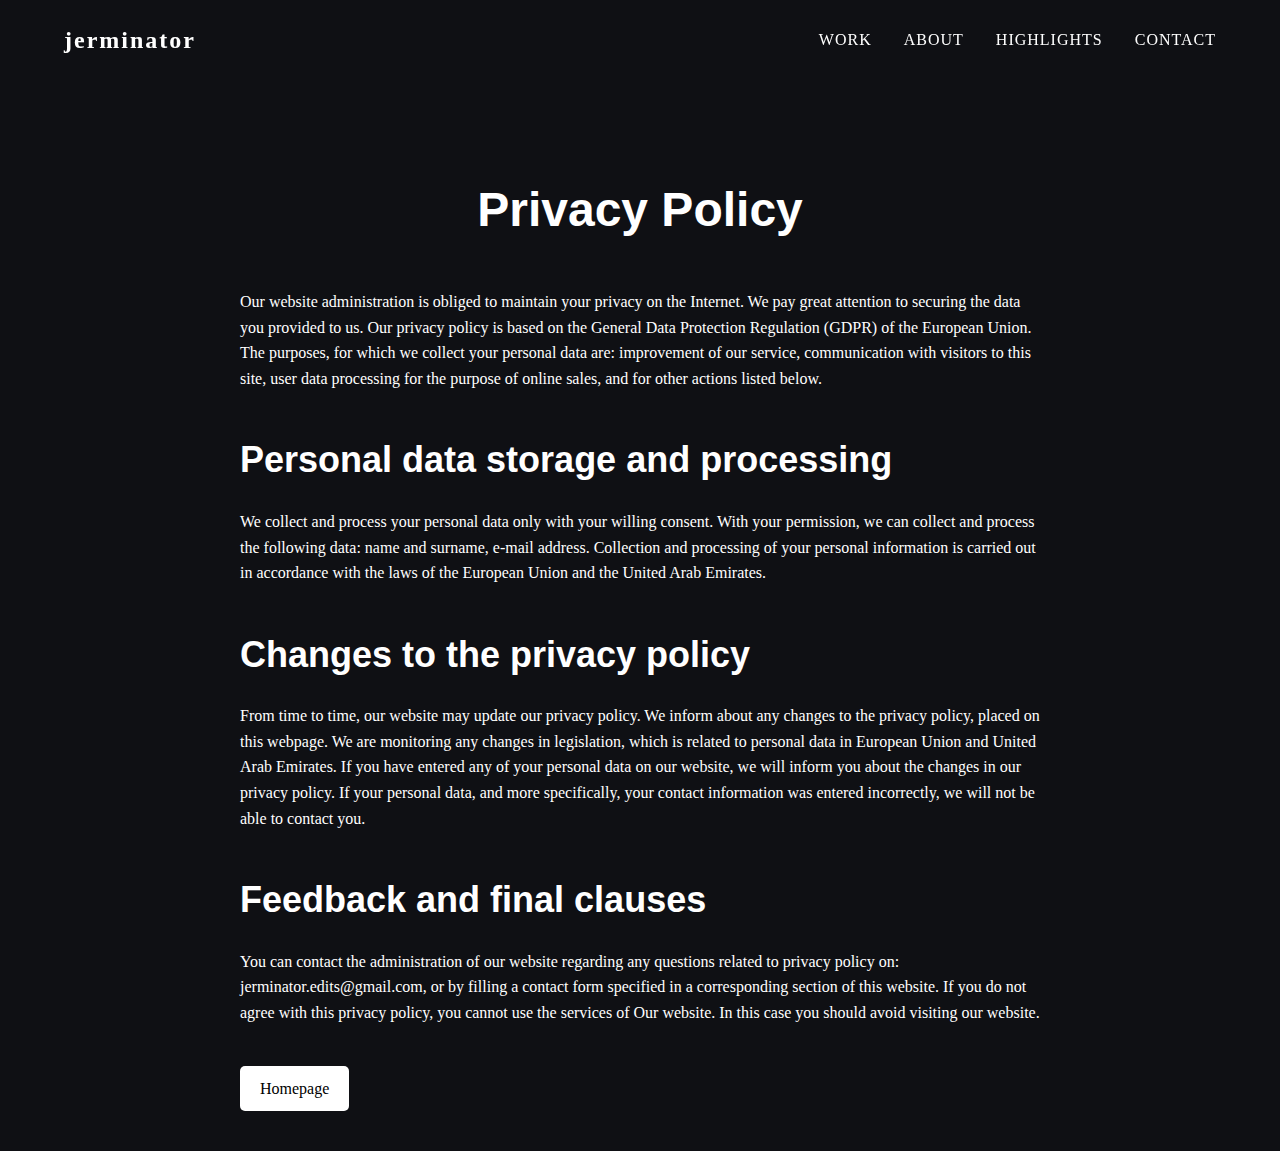
<file: privacy.html>
<!DOCTYPE html>
<html lang="en">
  <head>
    <meta charset="UTF-8">
    <meta name="viewport" content="width=device-width, initial-scale=1.0">
    <title>Privacy Policy - Jerminator</title>
    <style>
      :root {
        --primary-color: #000;
        --secondary-color: #fff;
        --background: linear-gradient(to right, #000000, #222);
        --text-color: #fff;
        --header-height: 80px;
      }

      body {
        font-family: 'Times New Roman', serif;
        margin: 0;
        padding: 0;
        background-color: #0f1014;
        color: #ffffff;
        line-height: 1.6;
      }

      /* Header styles */
      header {
        position: fixed;
        top: 0;
        left: 0;
        right: 0;
        height: var(--header-height);
        padding: 0 5%;
        display: flex;
        justify-content: space-between;
        align-items: center;
        z-index: 1000;
        background: linear-gradient(to right, #000000, #222, 1);
        backdrop-filter: blur(10px);
      }

      .logo {
        font-size: 24px;
        font-weight: bold;
        text-transform: lowercase;
        letter-spacing: 2px;
        text-decoration: none;
        color: #fff;
      }

      .nav-links {
        display: flex;
        list-style: none;
      }

      .nav-links li {
        margin-left: 2rem;
      }

      .nav-links a {
        text-decoration: none;
        color: #fff;
        font-weight: 500;
        transition: color 0.3s ease;
      }

      nav ul li a {
        color: var(--text-color);
        text-decoration: none;
        font-size: 16px;
        text-transform: uppercase;
        letter-spacing: 1px;
        transition: color 0.3s ease;
      }

      nav ul li a:hover {
        color: #808080;
      }

      .burger-menu {
        display: none;
        cursor: pointer;
      }

      .burger-bar {
        width: 20px;
        height: 3px;
        background-color: white;
        margin: 5px 0;
        transition: 0.4s;
      }

      .burger-bar2 {
        width: 25px;
        height: 3px;
        background-color: white;
        margin: 5px 0;
        transition: 0.4s;
      }

      .burger-bar3 {
        width: 15px;
        height: 3px;
        background-color: white;
        margin: 5px 0;
        transition: 0.4s;
      }

      .nav-menu {
        display: flex;
      }

      @media screen and (max-width: 768px) {
        .burger-menu {
          display: block;
        }

        .nav-menu {
          position: fixed;
          right: -100%;
          top: 70px;
          flex-direction: column;
          background-color: rgba(0, 0, 0, 0.9);
          backdrop-filter: blur(10px);
          -webkit-backdrop-filter: blur(10px);
          width: 100%;
          height: 100vh;
          /* Full height */
          text-align: center;
          transition: 0.3s;
          box-shadow: 0 10px 27px rgba(0, 0, 0, 0.05);
        }

        .nav-menu.active {
          right: 0;
        }

        nav ul li {
          margin: 2.5rem 0;
        }
      }

      /* Burger menu animation */
      .burger-menu.active .burger-bar2 {
        transform: translateY(-8px) rotate(25deg);
        width: 15px;
      }

      .burger-menu.active .burger-bar {
        opacity: 0;
      }

      .burger-menu.active .burger-bar3 {
        transform: translateY(-8px) rotate(-45deg);
      }

      /* Responsive styles */
      @media screen and (max-width: 768px) {
        .nav-links {
          position: fixed;
          right: -100%;
          top: 70px;
          flex-direction: column;
          background-color: rgba(15, 16, 20, 0.9);
          width: 100%;
          text-align: center;
          transition: 0.3s;
          box-shadow: 0 10px 27px rgba(0, 0, 0, 0.05);
        }

        .nav-links.active {
          right: 0;
        }

        .nav-links li {
          margin: 2.5rem 0;
        }

        .burger-menu {
          display: block;
        }

        .burger-menu.active .burger-bar:nth-child(2) {
          opacity: 0;
        }

        .burger-menu.active .burger-bar:nth-child(1) {
          transform: translateY(8px) rotate(45deg);
        }

        .burger-menu.active .burger-bar:nth-child(3) {
          transform: translateY(-8px) rotate(-45deg);
        }
      }

      main {
        max-width: 800px;
        margin: 0 auto;
        padding: 40px 20px;
        margin-top: 100px;
      }

      h1 {
        text-align: center;
        font-family: Arial, sans-serif;
        font-size: 48px;
        margin-bottom: 40px;
      }

      h2 {
        font-family: Arial, sans-serif;
        font-size: 36px;
        margin-top: 40px;
        margin-bottom: 20px;
      }

      p {
        margin-bottom: 20px;
      }

      .button {
        display: inline-block;
        background: #fff;
        color: #000;
        padding: 10px 20px;
        text-decoration: none;
        border-radius: 5px;
        margin-top: 20px;
      }
    </style>
  </head>
  <body>
    <header>
      <a href="index.html" class="logo">jerminator</a>
      <nav>
        <ul class="nav-links">
          <li>
            <a href="index.html#work">Work</a>
          </li>
          <li>
            <a href="index.html#about">About</a>
          </li>
          <li>
            <a href="index.html#highlights">Highlights</a>
          </li>
          <li>
            <a href="index.html#contact">Contact</a>
          </li>
        </ul>
      </nav>
      <div class="burger-menu">
        <div class="burger-bar"></div>
        <div class="burger-bar2"></div>
        <div class="burger-bar3"></div>
      </div>
    </header>
    <main>
      <h1>Privacy Policy</h1>
      <p>Our website administration is obliged to maintain your privacy on the Internet. We pay great attention to securing the data you provided to us. Our privacy policy is based on the General Data Protection Regulation (GDPR) of the European Union. The purposes, for which we collect your personal data are: improvement of our service, communication with visitors to this site, user data processing for the purpose of online sales, and for other actions listed below.</p>
      <h2>Personal data storage and processing</h2>
      <p>We collect and process your personal data only with your willing consent. With your permission, we can collect and process the following data: name and surname, e-mail address. Collection and processing of your personal information is carried out in accordance with the laws of the European Union and the United Arab Emirates.</p>
      <h2>Changes to the privacy policy</h2>
      <p>From time to time, our website may update our privacy policy. We inform about any changes to the privacy policy, placed on this webpage. We are monitoring any changes in legislation, which is related to personal data in European Union and United Arab Emirates. If you have entered any of your personal data on our website, we will inform you about the changes in our privacy policy. If your personal data, and more specifically, your contact information was entered incorrectly, we will not be able to contact you.</p>
      <h2>Feedback and final clauses</h2>
      <p>You can contact the administration of our website regarding any questions related to privacy policy on: jerminator.edits@gmail.com, or by filling a contact form specified in a corresponding section of this website. If you do not agree with this privacy policy, you cannot use the services of Our website. In this case you should avoid visiting our website.</p>
      <a href="index.html" class="button">Homepage</a>
    </main>
    <script>
      const burgerMenu = document.querySelector('.burger-menu');
      const navLinks = document.querySelector('.nav-links');
      burgerMenu.addEventListener('click', () => {
        navLinks.classList.toggle('active');
        burgerMenu.classList.toggle('active');
      });
    </script>
  </body>
</html>
</file>
